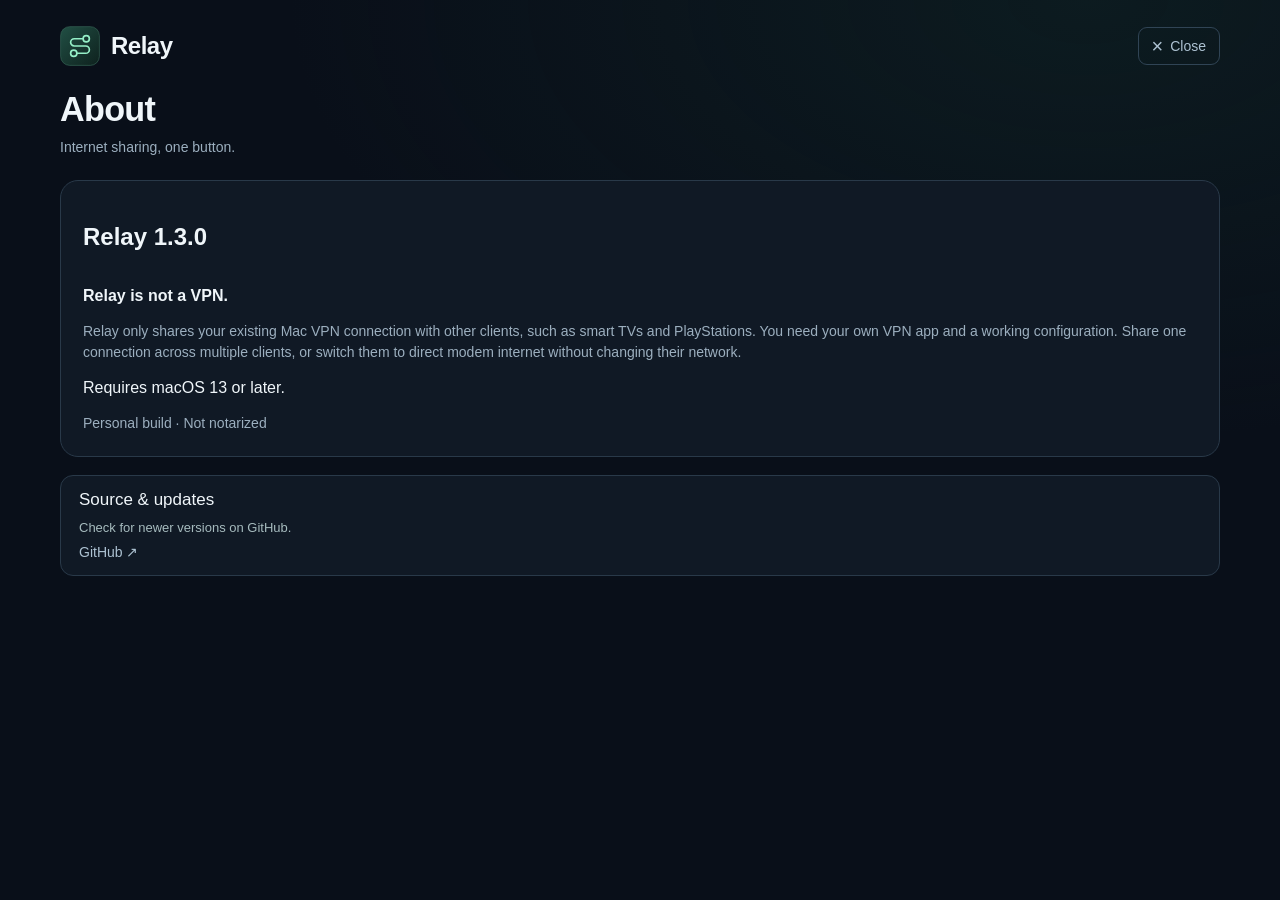
<file: about.html>
<!doctype html><html lang="en" data-page-ready="false"><head><meta charset="utf-8"><meta name="viewport" content="width=device-width,initial-scale=1"><meta name="theme-color" content="#071220"><meta name="apple-mobile-web-app-capable" content="yes"><meta name="apple-mobile-web-app-title" content="Relay"><meta name="apple-mobile-web-app-status-bar-style" content="black-translucent"><link rel="apple-touch-icon" sizes="180x180" href="/apple-touch-icon.png"><link rel="manifest" href="/manifest.webmanifest"><title>Relay · About</title><link rel="icon" href="/favicon.svg"><link rel="stylesheet" href="/guide.css"><link rel="stylesheet" href="/fonts.css"><link rel="stylesheet" href="/shared.css"><script src="/i18n.js" defer></script><script src="/about.js" defer></script></head><body><main class="guide about"><header class="app-header"><div class="brand"><img src="/favicon.svg" alt="" width="40" height="40"><span>Relay</span></div><nav class="header-right"><a class="home-close" href="/" aria-label="Close and return to Home page"><span aria-hidden="true">×</span><span data-i18n="Close">Close</span></a></nav></header><div class="intro"><h1 data-i18n="About">About</h1><p data-i18n="Internet sharing, one button.">Internet sharing, one button.</p></div><section class="layout-card"><h2>Relay <span id="version">1.3.0</span></h2><p><strong data-i18n="Relay is not a VPN.">Relay is not a VPN.</strong></p><p class="card-intro" data-i18n="Relay only shares your existing Mac VPN connection with other clients, such as smart TVs and PlayStations. You need your own VPN app and a working configuration. Share one connection across multiple clients, or switch them to direct modem internet without changing their network.">Relay only shares your existing Mac VPN connection with other clients, such as smart TVs and PlayStations. You need your own VPN app and a working configuration. Share one connection across multiple clients, or switch them to direct modem internet without changing their network.</p><p data-i18n="Requires macOS 13 or later.">Requires macOS 13 or later.</p><p class="card-intro" data-i18n="Personal build · Not notarized">Personal build · Not notarized</p></section><section class="help-details"><h2 data-i18n="Source & updates">Source & updates</h2><p data-i18n="Check for newer versions on GitHub.">Check for newer versions on GitHub.</p><a id="repository" target="_blank" rel="noopener noreferrer" hidden>GitHub ↗</a><p id="repository-missing" data-i18n="Repository link not configured yet.">Repository link not configured yet.</p></section></main></body></html>
</file>
<file: guide.css>
*{box-sizing:border-box}html,body{margin:0;min-height:100%;background:#090f19;color:#f0f6fa;font-family:-apple-system,BlinkMacSystemFont,"Segoe UI",Arial,sans-serif}body{background:radial-gradient(ellipse at 85% 0%,#13332d55,transparent 52%),#090f19}.guide{max-width:1220px;margin:auto;padding:clamp(18px,3vh,32px) 30px}header,header nav,.brand{display:flex;align-items:center}.brand{gap:10px;color:#f0f6fa;font-size:24px;font-weight:600}header{justify-content:space-between}header nav{gap:22px}a{color:#adc2d2;text-decoration:none;font-size:14px}.home{border:1px solid #304455;border-radius:9px;padding:8px 14px}a:hover{color:#fff}.intro{margin:22px 0}h1{font-size:clamp(26px,3.8vh,38px);font-weight:550;letter-spacing:-.7px;margin:0 0 8px}.intro p,.card-intro{margin:0;color:#9cafbf;line-height:1.5;font-size:14px}.guide-grid{display:grid;grid-template-columns:1fr 1fr;gap:20px}.layout-card{--accent:#8dbaff;background:#101925;border:1px solid #293949;border-radius:18px;padding:22px;display:flex;flex-direction:column}.hotspot-card{--accent:#74edbf}.card-heading{display:flex;align-items:center;gap:12px;margin-bottom:10px}.layout-number{color:var(--accent);border:1px solid #344d5e;border-radius:9px;padding:5px 9px;font-size:12px;font-weight:600}.card-heading h2{margin:0;font-weight:550;font-size:23px}.diagram{display:flex;align-items:center;margin:23px 0 18px;min-height:86px;direction:ltr}.diagram-node{flex:1;min-width:0;display:flex;flex-direction:column;align-items:center;gap:9px;color:#d5e3eb;font-size:12px}.diagram-node svg{width:32px;height:32px;color:var(--accent)}.diagram-link{flex:1;min-width:0;display:flex;flex-direction:column;align-items:center;gap:8px;margin-top:-21px}.diagram-link span{text-align:center;color:#94aabc;font-size:10px;line-height:1.4;min-height:27px;display:flex;align-items:flex-end}.diagram-link i{display:block;height:1px;width:100%;position:relative;background:var(--accent);opacity:.65}.diagram-link i:after{content:"";position:absolute;right:0;top:-3px;width:6px;height:6px;border-right:1px solid var(--accent);border-top:1px solid var(--accent);transform:rotate(45deg)}ol{padding-inline-start:20px;margin:0 0 18px;color:#b9cbd7;font-size:13px;line-height:1.6}li+li{margin-top:7px}.choice{margin-top:auto;display:flex;gap:7px;flex-wrap:wrap;padding-top:14px;border-top:1px solid #263746;font-size:12px;line-height:1.5;color:var(--accent)}.choice strong{color:#91a6b6;font-weight:400}.mode-note{margin-top:18px;border:1px solid #253b37;border-radius:13px;padding:14px 18px;background:#0e201c}.mode-note strong{font-size:14px;color:#a6e1c9;font-weight:500}.mode-note p{margin:6px 0 0;color:#a6bbbe;font-size:13px;line-height:1.5}footer{display:flex;justify-content:space-between;align-items:center;gap:20px;margin-top:16px}footer p{color:#879eaf;font-size:12px;line-height:1.5;margin:0}.settings-link{font-size:12px;white-space:nowrap;border-bottom:1px solid #42625a;padding-bottom:3px}*:focus-visible{outline:2px solid #8dbaff;outline-offset:4px}html[dir=rtl] .intro h1{letter-spacing:0}html[dir=rtl] .diagram{direction:rtl}html[dir=rtl] .diagram-link i:after{right:auto;left:0;transform:rotate(-135deg)}@media(max-width:720px){.guide{padding:22px 20px}.guide-grid{grid-template-columns:1fr}.layout-card{padding:20px}.intro{margin:24px 0}header nav{gap:14px}footer{align-items:flex-start;flex-direction:column;gap:10px}}@media(max-height:650px) and (min-width:721px){.guide{padding-top:16px;padding-bottom:16px}.intro{margin:16px 0}.layout-card{padding:17px}.diagram{margin:14px 0 10px;min-height:70px}ol{font-size:12px;line-height:1.5;margin-bottom:12px}li+li{margin-top:5px}.mode-note{margin-top:13px;padding:11px 16px}footer{margin-top:12px}}

.home{display:flex;align-items:center;gap:7px}.home>span:first-child{font-size:19px;line-height:1}

header{direction:ltr}

@media(min-width:721px){html[dir=rtl] .intro{margin:18px 0}html[dir=rtl] .diagram{margin:18px 0 12px}html[dir=rtl] .layout-card{padding:20px}html[dir=rtl] .mode-note{margin-top:14px}}
</file>
<file: fonts.css>
@font-face{font-family:Vazirmatn;src:url('/fonts/Vazirmatn-Regular.woff2') format('woff2');font-weight:400;font-style:normal;font-display:swap}
@font-face{font-family:Vazirmatn;src:url('/fonts/Vazirmatn-Medium.woff2') format('woff2');font-weight:500;font-style:normal;font-display:swap}
@font-face{font-family:Vazirmatn;src:url('/fonts/Vazirmatn-SemiBold.woff2') format('woff2');font-weight:600;font-style:normal;font-display:swap}
@font-face{font-family:Vazirmatn;src:url('/fonts/Vazirmatn-Bold.woff2') format('woff2');font-weight:700;font-style:normal;font-display:swap}
html[lang=fa] body{font-family:Vazirmatn,Tahoma,Arial,sans-serif}
</file>
<file: shared.css>
html[data-page-ready=false] body{visibility:hidden}main>header.app-header{height:44px;min-height:44px;display:flex;align-items:center;justify-content:space-between;gap:18px;direction:ltr;font-size:24px;font-weight:600;margin-bottom:18px}main>header.app-header .brand{display:flex;align-items:center;gap:11px;font-size:24px;font-weight:600;letter-spacing:-.5px;color:#f0f6fa}main>header.app-header .brand img{width:40px;height:40px}main>header.app-header .header-right{display:flex;align-items:center;gap:20px;margin:0}main>header.app-header a{font-size:14px;font-weight:400;color:#adc2d2;letter-spacing:0}main>header.app-header .home-close{display:flex;align-items:center;gap:7px;border:1px solid #304455;border-radius:9px;padding:8px 13px;margin:0}main>header.app-header .home-close>span:first-child{font-size:20px;line-height:1}main>header.app-header a:hover{color:#fff}.settings,.guide,.about{padding:24px 30px}main#screen{padding-top:24px;padding-left:30px;padding-right:30px}#screen>header.app-header{margin-bottom:0}.label-with-help{display:flex;align-items:center;gap:8px}.info-link{display:inline-grid;place-items:center;width:18px;height:18px;flex:none;border:1px solid #587285;border-radius:50%;font:12px Georgia,serif;color:#b5cede}.network-loading{display:flex;align-items:center;gap:8px;color:#8dbaff;font-size:13px;margin-top:14px}.authorization-note{color:#f6d18e;background:#f6d18e0b;border:1px solid #f6d18e33;border-radius:10px;padding:10px 12px;font-size:12px;line-height:1.5;margin:12px 0 0}.settings #message.network-error{color:#ff9f9f;background:#ff6e6e0b;border:1px solid #ff6e6e44;border-radius:10px;padding:10px 12px}.settings-card[aria-busy=true]{border-color:#4d6880}.settings-card[aria-busy=true] .fields{opacity:.55}.help-details{background:#101925;border:1px solid #293949;border-radius:13px;padding:14px 18px;margin-top:18px}.help-details h2{font-size:17px;margin:0 0 8px;font-weight:500}.help-details p{font-size:13px;line-height:1.5;color:#a6bbbe;margin:6px 0}main#screen{position:relative;isolation:isolate}.ambient-glow{position:absolute;inset:0;z-index:-1;pointer-events:none;overflow:hidden}.ambient-glow i{position:absolute;inset:0;opacity:0;transition:opacity .8s ease}.glow-direct{background:radial-gradient(ellipse at 50% 44%,#4276cb40 0%,#4276cb1a 27%,#4276cb04 52%,transparent 72%)}.glow-vpn{background:radial-gradient(ellipse at 50% 44%,#4fffb84d 0%,#4fffb81c 28%,#4fffb804 54%,transparent 74%)}.glow-transition{background:radial-gradient(ellipse at 50% 44%,#f6d18e40 0%,#f6d18e17 30%,transparent 70%)}#screen[data-state=direct] .glow-direct,#screen[data-state=vpn] .glow-vpn,#screen[data-state=switching] .glow-transition,#screen[data-state=checking] .glow-transition{opacity:1}#screen[data-state=switching] .glow-transition{animation:halo-pulse 1.8s ease-in-out infinite}.ambient-glow .glow-ripple{inset:16% 0 22%;background:radial-gradient(ellipse,var(--glow),transparent 65%)}#screen.pressed .glow-ripple{animation:halo-wave .8s ease-out}#screen.arrived .glow-ripple{animation:halo-wave 1s ease-out}@keyframes halo-pulse{50%{opacity:.5}}@keyframes halo-wave{0%{opacity:.2;transform:scale(.35)}45%{opacity:1}100%{opacity:0;transform:scale(1.5)}}@media(max-width:600px){main>header.app-header .header-right{gap:13px}main>header.app-header a{font-size:12px}.settings,.guide,.about{padding:20px}main#screen{padding-left:20px;padding-right:20px}}@media(prefers-reduced-motion:reduce){.ambient-glow i{transition:none}.ambient-glow .glow-ripple,#screen[data-state=switching] .glow-transition{animation:none!important}}
.dialog-backdrop{position:fixed;inset:0;z-index:100;display:flex;align-items:center;justify-content:center;background:rgba(3,9,18,.8);backdrop-filter:blur(12px);padding:24px}.dialog-backdrop[hidden]{display:none}.unsaved-dialog{width:min(520px,100%);background:#101e30;border:1px solid #314661;border-radius:24px;padding:30px;box-shadow:0 24px 90px #0009}.unsaved-dialog h2{font-size:24px;margin:0 0 12px}.unsaved-dialog p{color:#acbfd3;line-height:1.6}.dialog-actions{display:flex;flex-wrap:wrap;gap:10px;margin-top:24px}.dialog-actions button{padding:12px 16px;border-radius:12px;border:1px solid #395675;background:#1a3049;color:#eef6ff;font:inherit;cursor:pointer}.dialog-actions button:first-child{background:#397be9;border-color:#397be9}.dialog-actions button:disabled{opacity:.5}.dialog-actions button:focus-visible{outline:3px solid #8dbaff;outline-offset:3px}
</file>
